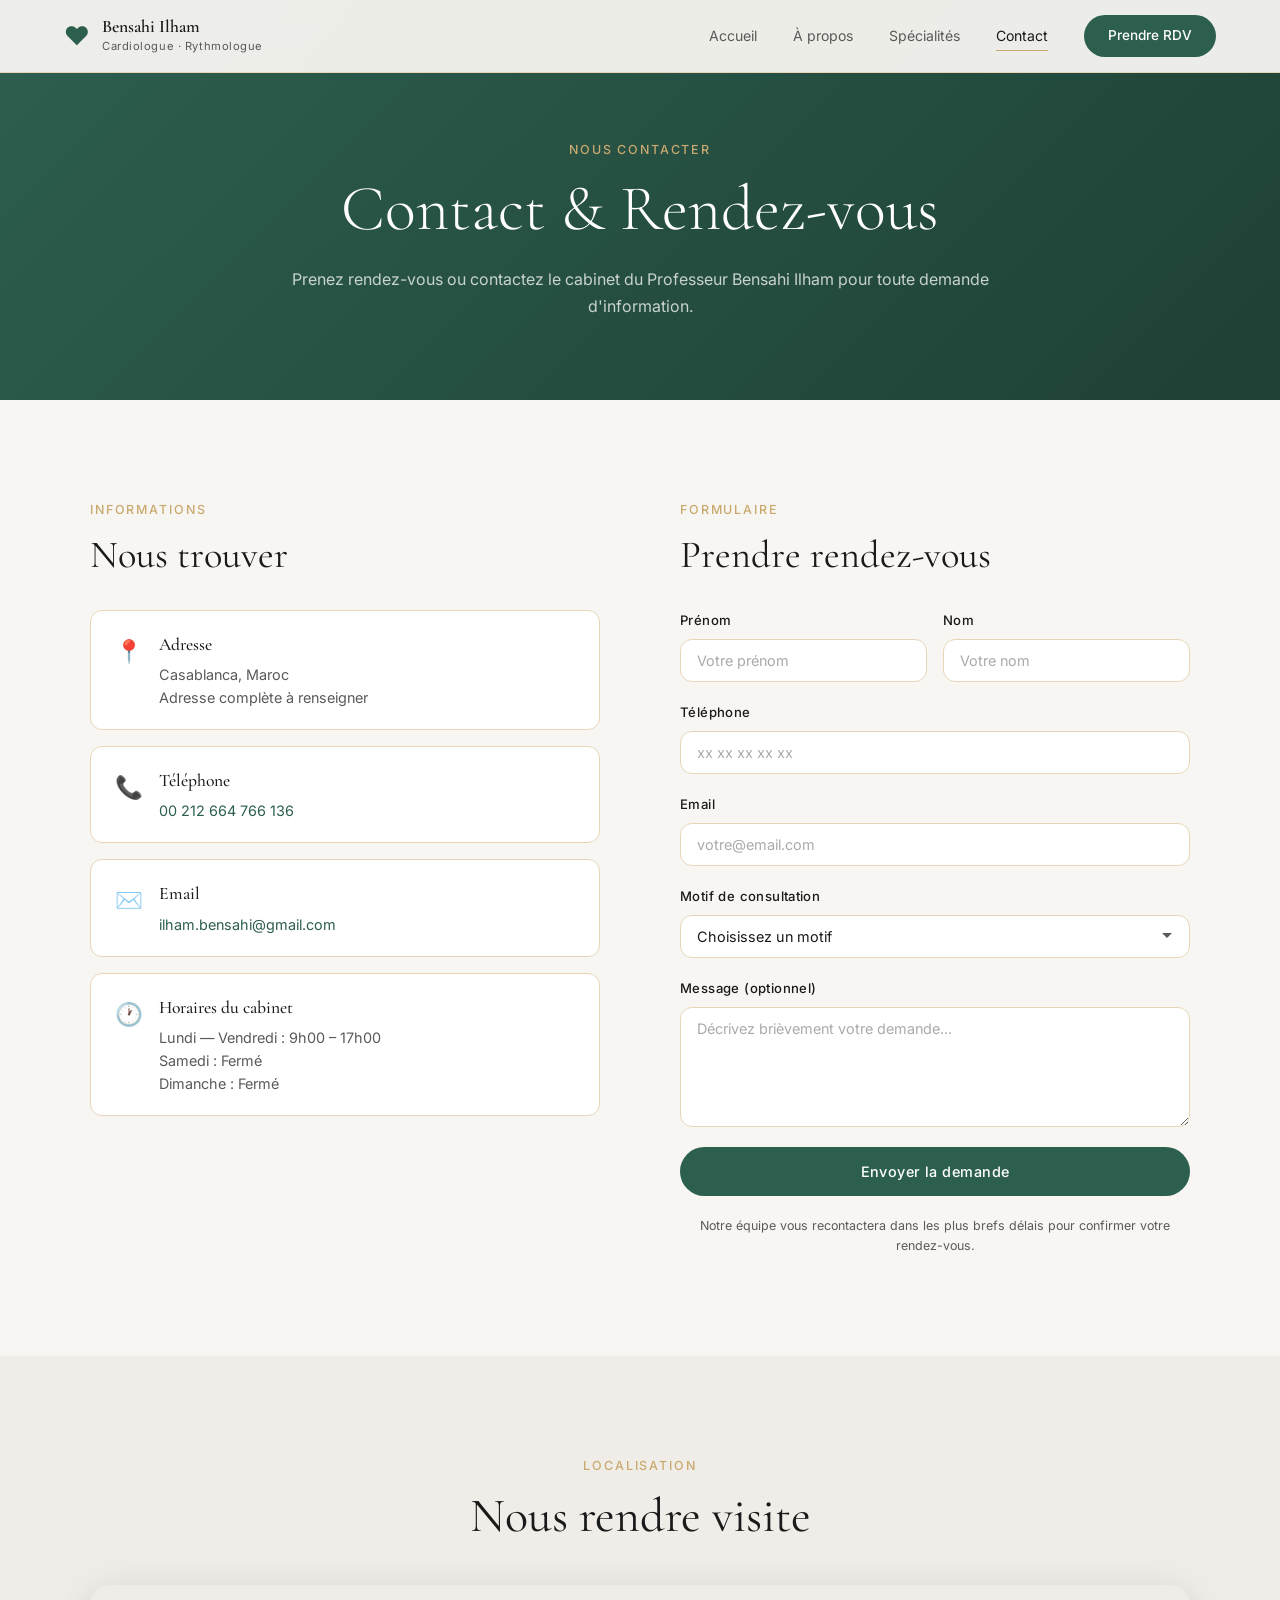
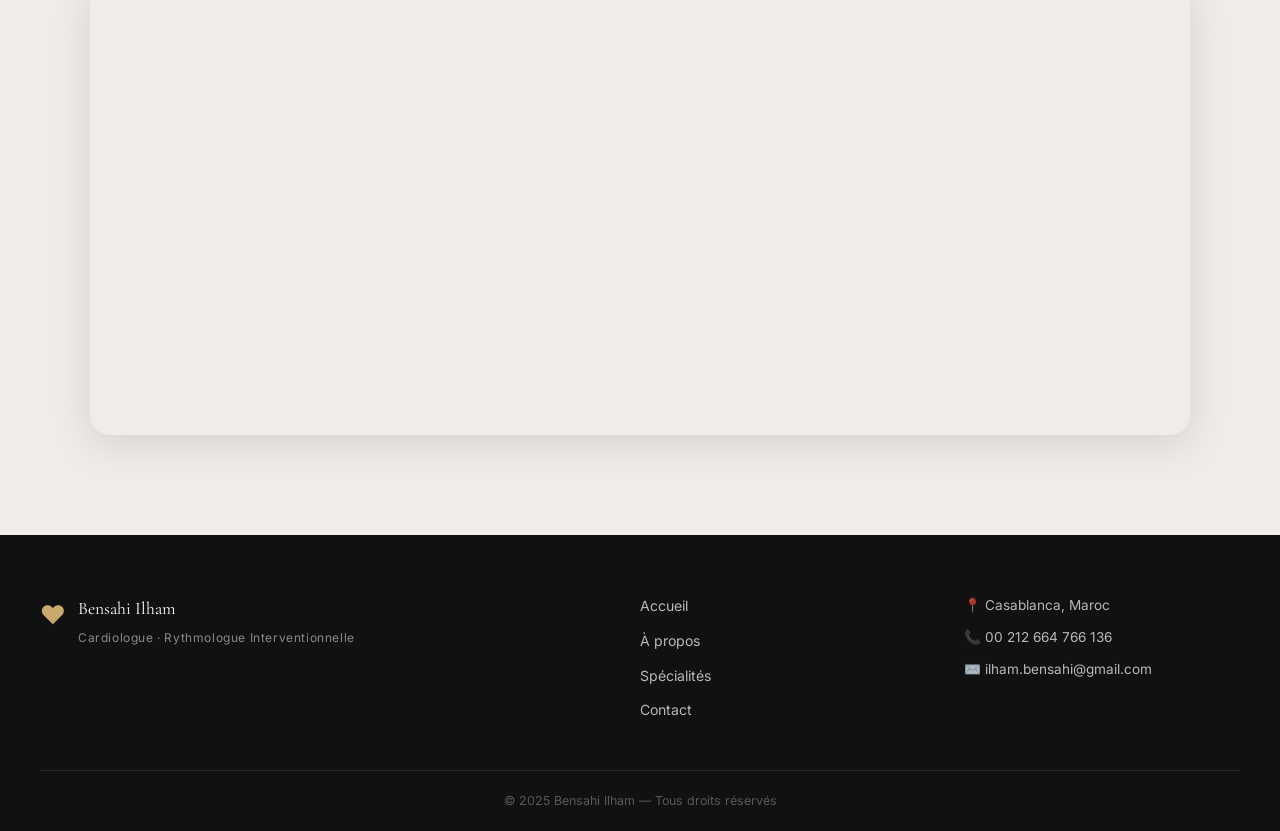
<file: contact.html>
<!DOCTYPE html>
<html lang="fr">
<head>
    <meta charset="UTF-8">
    <meta name="viewport" content="width=device-width, initial-scale=1.0">
    <title>Contact — Bensahi Ilham</title>
    <link rel="stylesheet" href="style.css">
    <link rel="stylesheet" href="contact.css">
    <link href="https://fonts.googleapis.com/css2?family=Cormorant+Garamond:wght@300;400;500;600&family=Inter:wght@300;400;500&display=swap" rel="stylesheet">
</head>
<body>

    <header class="header" id="header">
        <div class="nav-container">
            <div class="logo">
                <span class="logo-icon">♥</span>
                <div class="logo-text">
                    <span class="logo-title">Bensahi Ilham</span>
                    <span class="logo-subtitle">Cardiologue · Rythmologue</span>
                </div>
            </div>
            <nav class="nav">
                <a href="index.html" class="nav-link">Accueil</a>
                <a href="a-propos.html" class="nav-link">À propos</a>
                <a href="specialites.html" class="nav-link">Spécialités</a>
                <a href="contact.html" class="nav-link active">Contact</a>
                <a href="contact.html" class="nav-btn">Prendre RDV</a>
            </nav>
            <button class="burger" id="burger" aria-label="Menu">
                <span></span><span></span><span></span>
            </button>
        </div>
        <div class="mobile-menu" id="mobileMenu">
            <a href="index.html" class="mobile-link">Accueil</a>
            <a href="a-propos.html" class="mobile-link">À propos</a>
            <a href="specialites.html" class="mobile-link">Spécialités</a>
            <a href="contact.html" class="mobile-link">Contact</a>
            <a href="contact.html" class="mobile-link mobile-rdv">Prendre RDV</a>
        </div>
    </header>


    <section class="page-hero">
        <div class="page-hero-content">
            <p class="section-eyebrow">Nous contacter</p>
            <h1 class="page-hero-title">Contact & Rendez-vous</h1>
            <p class="page-hero-desc">Prenez rendez-vous ou contactez le cabinet du Professeur Bensahi Ilham pour toute demande d'information.</p>
        </div>
    </section>


    <section class="contact-section">
        <div class="contact-container">


            <div class="contact-infos">
                <p class="section-eyebrow">Informations</p>
                <h2 class="contact-title">Nous trouver</h2>

                <div class="info-cards">
                    <div class="info-card">
                        <div class="info-icon">📍</div>
                        <div class="info-content">
                            <h3 class="info-label">Adresse</h3>
                            <p class="info-text">Casablanca, Maroc<br>Adresse complète à renseigner</p>
                        </div>
                    </div>
                    <div class="info-card">
                        <div class="info-icon">📞</div>
                        <div class="info-content">
                            <h3 class="info-label">Téléphone</h3>
                            <p class="info-text"><a href="tel:00212664766136">00 212 664 766 136</a></p>
                        </div>
                    </div>
                    <div class="info-card">
                        <div class="info-icon">✉️</div>
                        <div class="info-content">
                            <h3 class="info-label">Email</h3>
                            <p class="info-text"><a href="mailto:ilham.bensahi@gmail.com">ilham.bensahi@gmail.com</a></p>
                        </div>
                    </div>
                    <div class="info-card">
                        <div class="info-icon">🕐</div>
                        <div class="info-content">
                            <h3 class="info-label">Horaires du cabinet</h3>
                            <p class="info-text">
                                Lundi — Vendredi : 9h00 – 17h00<br>
                                Samedi : Fermé<br>
                                Dimanche : Fermé
                            </p>
                        </div>
                    </div>
                </div>
            </div>
            
            <div class="contact-form-wrap">
                <p class="section-eyebrow">Formulaire</p>
                <h2 class="contact-title">Prendre rendez-vous</h2>
                <form class="contact-form" id="contactForm" action="mail.php" method="POST">
                    <div class="form-row">
                        <div class="form-group">
                            <label for="prenom">Prénom</label>
                            <input type="text" id="prenom" name="prenom" placeholder="Votre prénom" required>
                        </div>
                        <div class="form-group">
                            <label for="nom">Nom</label>
                            <input type="text" id="nom" name="nom" placeholder="Votre nom" required>
                        </div>
                    </div>
                    <div class="form-group">
                        <label for="telephone">Téléphone</label>
                        <input type="tel" id="telephone" name="telephone" placeholder="xx xx xx xx xx" required>
                    </div>
                    <div class="form-group">
                        <label for="email">Email</label>
                        <input type="email" id="email" name="email" placeholder="votre@email.com">
                    </div>
                    <div class="form-group">
                        <label for="motif">Motif de consultation</label>
                        <select id="motif" name="motif" required>
                            <option value="" disabled selected>Choisissez un motif</option>
                            <option value="cardiologie">Cardiologie générale</option>
                            <option value="rythmologie">Rythmologie</option>
                            <option value="interventionnel">Rythmologie interventionnelle</option>
                            <option value="suivi">Suivi cardiologique</option>
                            <option value="autre">Autre</option>
                        </select>
                    </div>
                    <div class="form-group">
                        <label for="message">Message (optionnel)</label>
                        <textarea id="message" name="message" rows="4" placeholder="Décrivez brièvement votre demande..."></textarea>
                    </div>
                    <button type="submit" class="btn-submit">Envoyer la demande</button>
                    <p class="form-note">Notre équipe vous recontactera dans les plus brefs délais pour confirmer votre rendez-vous.</p>
                </form>
            </div>
            
        </div>
    </section>


    <section class="carte-section">
        <div class="section-header">
            <p class="section-eyebrow">Localisation</p>
            <h2 class="section-title">Nous rendre visite</h2>
        </div>
        <div class="carte-container">
            <iframe
                src="https://www.google.com/maps/embed?pb=!1m18!1m12!1m3!1d3323.7!2d-7.6755824!3d33.5501543!2m3!1f0!2f0!3f0!3m2!1i1024!2i768!4f13.1!3m3!1m2!1s0xda62dc6f3636a45%3A0x315c326ae7fc91bd!2sProfesseur%20Ilham%20Bensahi%20Rythmologue%20Interventionnel%20Cardiologue!5e0!3m2!1sfr!2sma!4v1234567890"
                width="100%"
                height="450"
                style="border:0;"
                allowfullscreen=""
                loading="lazy"
                referrerpolicy="no-referrer-when-downgrade"
                title="Cabinet Pr Bensahi Ilham">
            </iframe>
        </div>
    </section>


    <footer class="footer">
        <div class="footer-container">
            <div class="footer-brand">
                <span class="logo-icon">♥</span>
                <div>
                    <span class="footer-title">Bensahi Ilham</span>
                    <span class="footer-subtitle">Cardiologue · Rythmologue Interventionnelle</span>
                </div>
            </div>
            <div class="footer-links">
                <a href="index.html">Accueil</a>
                <a href="a-propos.html">À propos</a>
                <a href="specialites.html">Spécialités</a>
                <a href="contact.html">Contact</a>
            </div>
            <div class="footer-contact">
                <p>📍 Casablanca, Maroc</p>
                <p>📞 00 212 664 766 136</p>
                <p>✉️ ilham.bensahi@gmail.com</p>
            </div>
        </div>
        <div class="footer-bottom">
            <p>© 2025 Bensahi Ilham — Tous droits réservés</p>
        </div>
    </footer>

    <script src="script.js"></script>

    <script>
    const params = new URLSearchParams(window.location.search);
    if (params.get("status") === "succes") {
        alert("Votre demande a bien été envoyée. Nous vous recontacterons rapidement.");
    }
    if (params.get("status") === "erreur") {
        alert("Une erreur est survenue. Veuillez nous contacter par téléphone.");
    }
    </script>

</body>
</html>
</file>
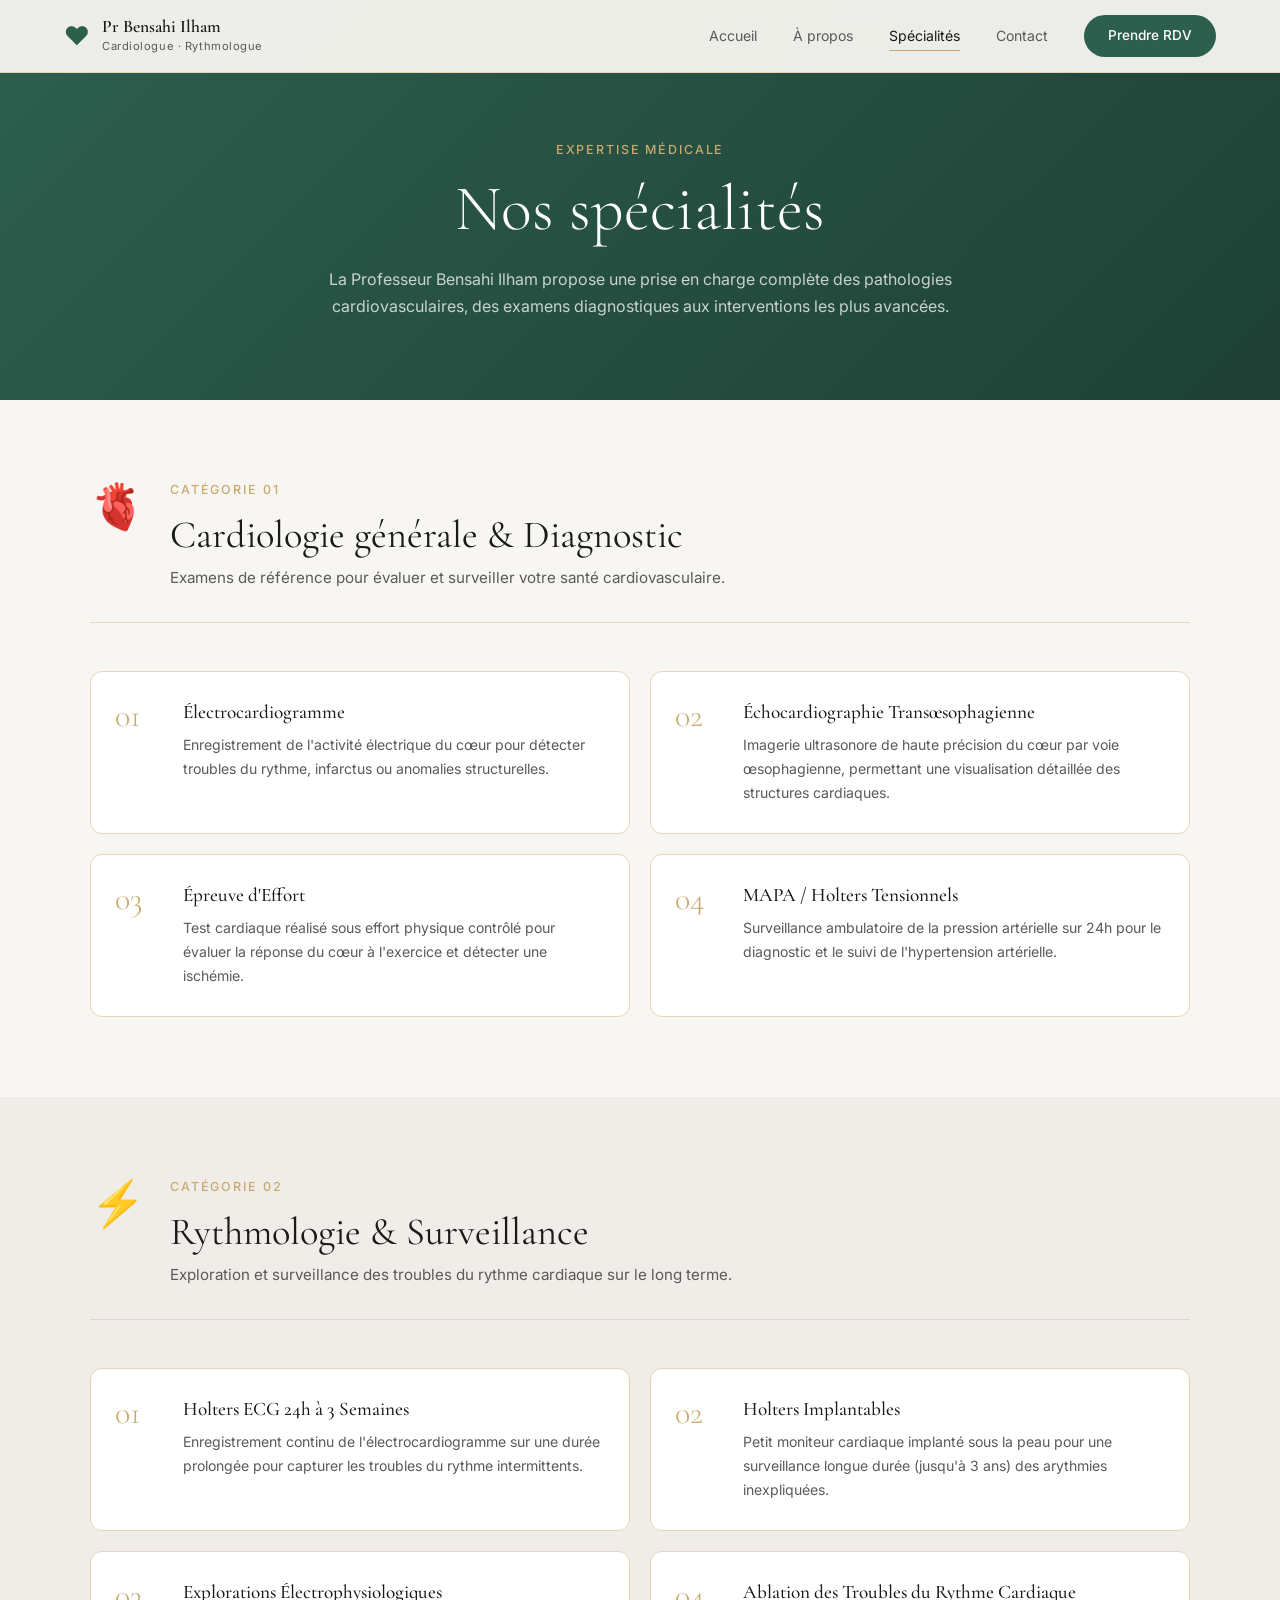
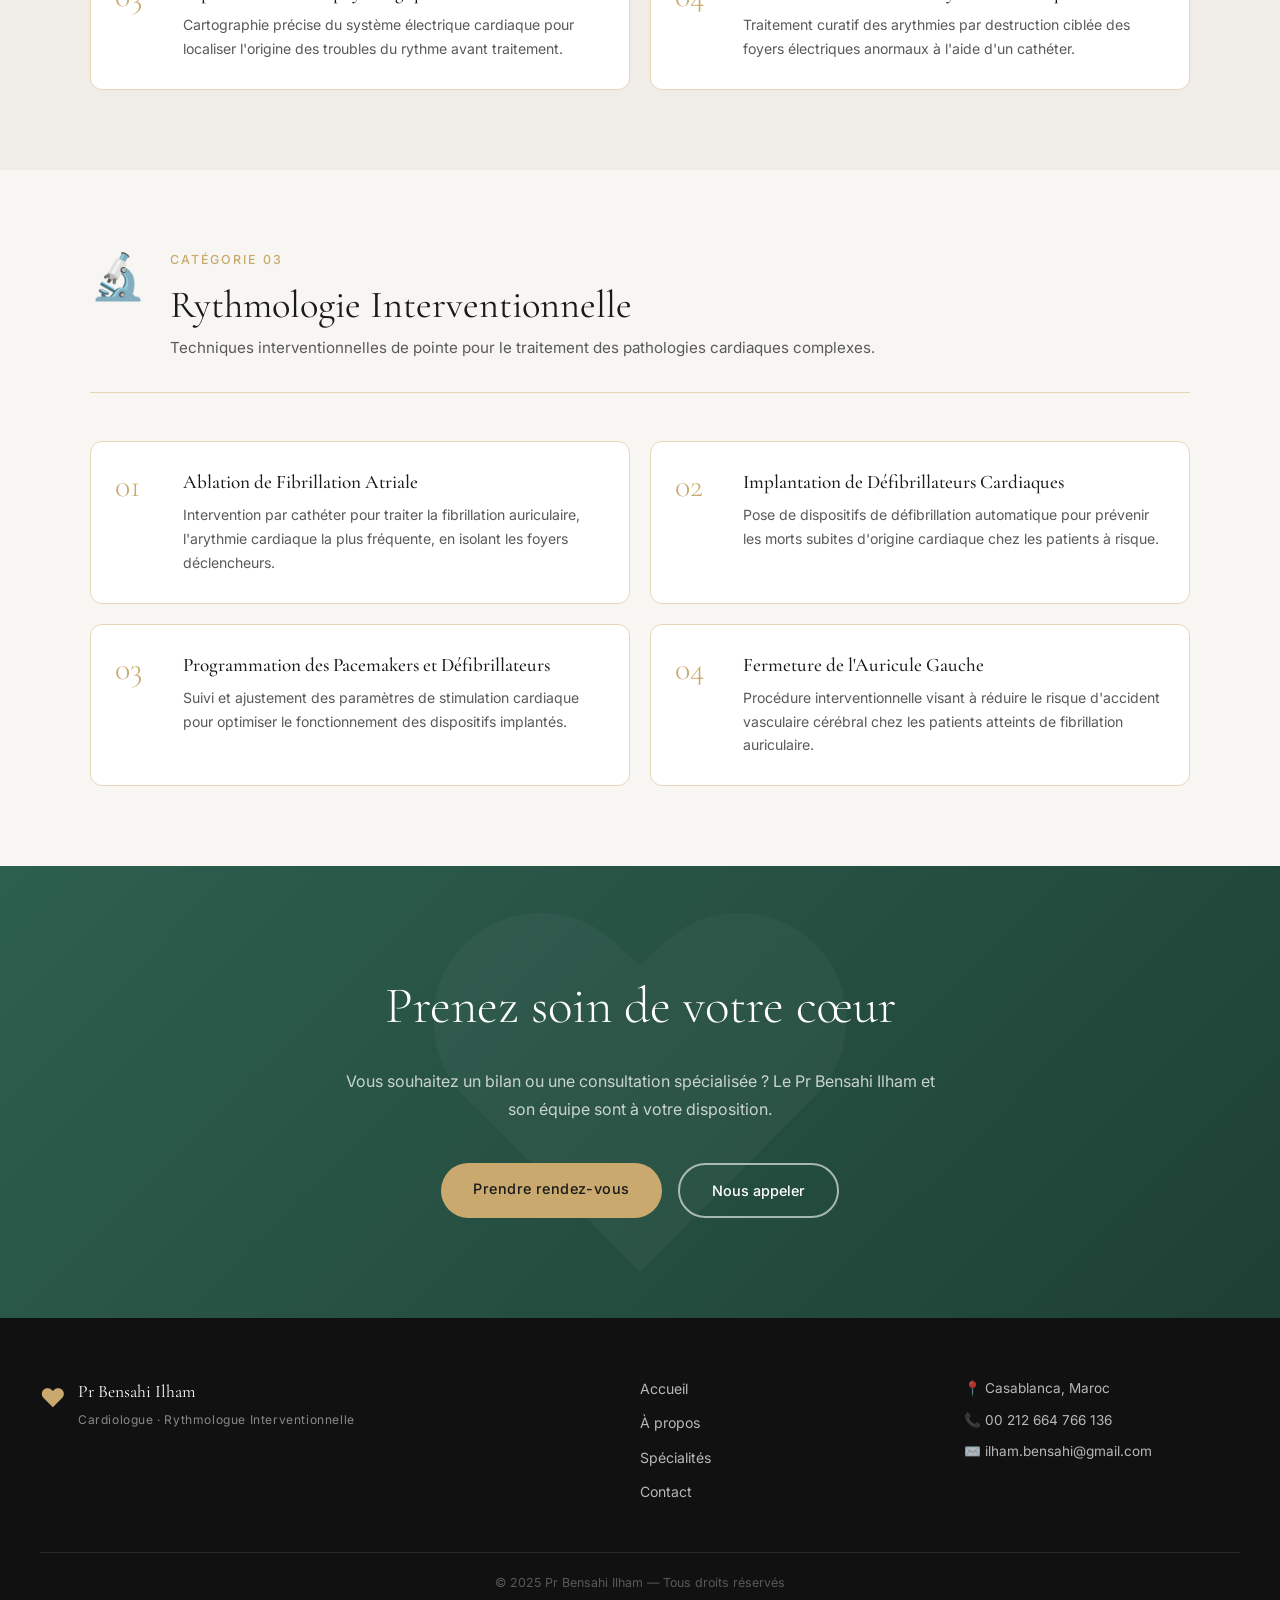
<file: specialites.html>
<!DOCTYPE html>
<html lang="fr">
<head>
    <meta charset="UTF-8">
    <meta name="viewport" content="width=device-width, initial-scale=1.0">
    <title>Spécialités — Pr Bensahi Ilham</title>
    <link rel="stylesheet" href="style.css">
    <link rel="stylesheet" href="specialites.css">
    <link href="https://fonts.googleapis.com/css2?family=Cormorant+Garamond:wght@300;400;500;600&family=Inter:wght@300;400;500&display=swap" rel="stylesheet">
</head>
<body>

    <header class="header" id="header">
        <div class="nav-container">
            <div class="logo">
                <span class="logo-icon">♥</span>
                <div class="logo-text">
                    <span class="logo-title">Pr Bensahi Ilham</span>
                    <span class="logo-subtitle">Cardiologue · Rythmologue</span>
                </div>
            </div>
            <nav class="nav">
                <a href="index.html" class="nav-link">Accueil</a>
                <a href="a-propos.html" class="nav-link">À propos</a>
                <a href="specialites.html" class="nav-link active">Spécialités</a>
                <a href="contact.html" class="nav-link">Contact</a>
                <a href="contact.html" class="nav-btn">Prendre RDV</a>
            </nav>
            <button class="burger" id="burger" aria-label="Menu">
                <span></span><span></span><span></span>
            </button>
        </div>
        <div class="mobile-menu" id="mobileMenu">
            <a href="index.html" class="mobile-link">Accueil</a>
            <a href="a-propos.html" class="mobile-link">À propos</a>
            <a href="specialites.html" class="mobile-link">Spécialités</a>
            <a href="contact.html" class="mobile-link">Contact</a>
            <a href="contact.html" class="mobile-link mobile-rdv">Prendre RDV</a>
        </div>
    </header>

    <!-- PAGE HERO -->
    <section class="page-hero">
        <div class="page-hero-content">
            <p class="section-eyebrow">Expertise médicale</p>
            <h1 class="page-hero-title">Nos spécialités</h1>
            <p class="page-hero-desc">La Professeur Bensahi Ilham propose une prise en charge complète des pathologies cardiovasculaires, des examens diagnostiques aux interventions les plus avancées.</p>
        </div>
    </section>

    <section class="categorie">
        <div class="categorie-container">
            <div class="categorie-header">
                <div class="categorie-icon">🫀</div>
                <div>
                    <p class="section-eyebrow">Catégorie 01</p>
                    <h2 class="categorie-title">Cardiologie générale & Diagnostic</h2>
                    <p class="categorie-desc">Examens de référence pour évaluer et surveiller votre santé cardiovasculaire.</p>
                </div>
            </div>
            <div class="services-grid">
                <div class="service-card">
                    <div class="service-num">01</div>
                    <div class="service-content">
                        <h3 class="service-title">Électrocardiogramme</h3>
                        <p class="service-text">Enregistrement de l'activité électrique du cœur pour détecter troubles du rythme, infarctus ou anomalies structurelles.</p>
                    </div>
                </div>
                <div class="service-card">
                    <div class="service-num">02</div>
                    <div class="service-content">
                        <h3 class="service-title">Échocardiographie Transœsophagienne</h3>
                        <p class="service-text">Imagerie ultrasonore de haute précision du cœur par voie œsophagienne, permettant une visualisation détaillée des structures cardiaques.</p>
                    </div>
                </div>
                <div class="service-card">
                    <div class="service-num">03</div>
                    <div class="service-content">
                        <h3 class="service-title">Épreuve d'Effort</h3>
                        <p class="service-text">Test cardiaque réalisé sous effort physique contrôlé pour évaluer la réponse du cœur à l'exercice et détecter une ischémie.</p>
                    </div>
                </div>
                <div class="service-card">
                    <div class="service-num">04</div>
                    <div class="service-content">
                        <h3 class="service-title">MAPA / Holters Tensionnels</h3>
                        <p class="service-text">Surveillance ambulatoire de la pression artérielle sur 24h pour le diagnostic et le suivi de l'hypertension artérielle.</p>
                    </div>
                </div>
            </div>
        </div>
    </section>

    <section class="categorie categorie-alt">
        <div class="categorie-container">
            <div class="categorie-header">
                <div class="categorie-icon">⚡</div>
                <div>
                    <p class="section-eyebrow">Catégorie 02</p>
                    <h2 class="categorie-title">Rythmologie & Surveillance</h2>
                    <p class="categorie-desc">Exploration et surveillance des troubles du rythme cardiaque sur le long terme.</p>
                </div>
            </div>
            <div class="services-grid">
                <div class="service-card">
                    <div class="service-num">01</div>
                    <div class="service-content">
                        <h3 class="service-title">Holters ECG 24h à 3 Semaines</h3>
                        <p class="service-text">Enregistrement continu de l'électrocardiogramme sur une durée prolongée pour capturer les troubles du rythme intermittents.</p>
                    </div>
                </div>
                <div class="service-card">
                    <div class="service-num">02</div>
                    <div class="service-content">
                        <h3 class="service-title">Holters Implantables</h3>
                        <p class="service-text">Petit moniteur cardiaque implanté sous la peau pour une surveillance longue durée (jusqu'à 3 ans) des arythmies inexpliquées.</p>
                    </div>
                </div>
                <div class="service-card">
                    <div class="service-num">03</div>
                    <div class="service-content">
                        <h3 class="service-title">Explorations Électrophysiologiques</h3>
                        <p class="service-text">Cartographie précise du système électrique cardiaque pour localiser l'origine des troubles du rythme avant traitement.</p>
                    </div>
                </div>
                <div class="service-card">
                    <div class="service-num">04</div>
                    <div class="service-content">
                        <h3 class="service-title">Ablation des Troubles du Rythme Cardiaque</h3>
                        <p class="service-text">Traitement curatif des arythmies par destruction ciblée des foyers électriques anormaux à l'aide d'un cathéter.</p>
                    </div>
                </div>
            </div>
        </div>
    </section>

    <section class="categorie">
        <div class="categorie-container">
            <div class="categorie-header">
                <div class="categorie-icon">🔬</div>
                <div>
                    <p class="section-eyebrow">Catégorie 03</p>
                    <h2 class="categorie-title">Rythmologie Interventionnelle</h2>
                    <p class="categorie-desc">Techniques interventionnelles de pointe pour le traitement des pathologies cardiaques complexes.</p>
                </div>
            </div>
            <div class="services-grid">
                <div class="service-card">
                    <div class="service-num">01</div>
                    <div class="service-content">
                        <h3 class="service-title">Ablation de Fibrillation Atriale</h3>
                        <p class="service-text">Intervention par cathéter pour traiter la fibrillation auriculaire, l'arythmie cardiaque la plus fréquente, en isolant les foyers déclencheurs.</p>
                    </div>
                </div>
                <div class="service-card">
                    <div class="service-num">02</div>
                    <div class="service-content">
                        <h3 class="service-title">Implantation de Défibrillateurs Cardiaques</h3>
                        <p class="service-text">Pose de dispositifs de défibrillation automatique pour prévenir les morts subites d'origine cardiaque chez les patients à risque.</p>
                    </div>
                </div>
                <div class="service-card">
                    <div class="service-num">03</div>
                    <div class="service-content">
                        <h3 class="service-title">Programmation des Pacemakers et Défibrillateurs</h3>
                        <p class="service-text">Suivi et ajustement des paramètres de stimulation cardiaque pour optimiser le fonctionnement des dispositifs implantés.</p>
                    </div>
                </div>
                <div class="service-card">
                    <div class="service-num">04</div>
                    <div class="service-content">
                        <h3 class="service-title">Fermeture de l'Auricule Gauche</h3>
                        <p class="service-text">Procédure interventionnelle visant à réduire le risque d'accident vasculaire cérébral chez les patients atteints de fibrillation auriculaire.</p>
                    </div>
                </div>
            </div>
        </div>
    </section>

    <!-- CTA -->
    <section class="cta-section">
        <div class="cta-content">
            <h2 class="cta-title">Prenez soin de votre cœur</h2>
            <p class="cta-text">Vous souhaitez un bilan ou une consultation spécialisée ? Le Pr Bensahi Ilham et son équipe sont à votre disposition.</p>
            <div class="cta-actions">
                <a href="contact.html" class="btn-primary">Prendre rendez-vous</a>
                <a href="tel:00 212 664 766 136" class="btn-outline">Nous appeler</a>
            </div>
        </div>
    </section>

    <footer class="footer">
        <div class="footer-container">
            <div class="footer-brand">
                <span class="logo-icon">♥</span>
                <div>
                    <span class="footer-title">Pr Bensahi Ilham</span>
                    <span class="footer-subtitle">Cardiologue · Rythmologue Interventionnelle</span>
                </div>
            </div>
            <div class="footer-links">
                <a href="index.html">Accueil</a>
                <a href="a-propos.html">À propos</a>
                <a href="specialites.html">Spécialités</a>
                <a href="contact.html">Contact</a>
            </div>
            <div class="footer-contact">
                <p>📍 Casablanca, Maroc</p>
                <p>📞 00 212 664 766 136</p>
                <p>✉️ ilham.bensahi@gmail.com</p>
            </div>
        </div>
        <div class="footer-bottom">
            <p>© 2025 Pr Bensahi Ilham — Tous droits réservés</p>
        </div>
    </footer>

    <script src="script.js"></script>
</body>
</html>
</file>
<file: style.css>
:root {
    --blanc: #F8F6F2;
    --vert: #2D5F4F;
    --vert-clair: #3D7A66;
    --or: #C9A96E;
    --or-clair: #E8D5B7;
    --bois: #D4B896;
    --texte: #1A1A1A;
    --texte-doux: #5A5A5A;
    --gris-placeholder: #D0CECA;
    --blanc-pur: #FFFFFF;

    --font-display: 'Cormorant Garamond', Georgia, serif;
    --font-body: 'Inter', sans-serif;

    --radius: 12px;
    --radius-lg: 20px;
    --shadow: 0 4px 24px rgba(0,0,0,0.08);
    --shadow-lg: 0 8px 40px rgba(0,0,0,0.12);
    --transition: 0.3s ease;
}

*, *::before, *::after {
    margin: 0;
    padding: 0;
    box-sizing: border-box;
}

html { scroll-behavior: smooth; }

body {
    font-family: var(--font-body);
    background-color: var(--blanc);
    color: var(--texte);
    line-height: 1.6;
}

a { text-decoration: none; color: inherit; }
img { max-width: 100%; display: block; }


.img-placeholder {
    background-color: var(--gris-placeholder);
    display: flex;
    flex-direction: column;
    align-items: center;
    justify-content: center;
    gap: 10px;
    color: #888;
    font-size: 0.85rem;
    border-radius: var(--radius);
    border: 2px dashed #bbb;
}
.placeholder-icon { font-size: 2rem; opacity: 0.5; }


.btn-primary {
    display: inline-block;
    background-color: var(--vert);
    color: var(--blanc-pur);
    padding: 14px 32px;
    border-radius: 50px;
    font-size: 0.9rem;
    font-weight: 500;
    letter-spacing: 0.03em;
    transition: background-color var(--transition), transform var(--transition);
}
.btn-primary:hover { background-color: var(--vert-clair); transform: translateY(-2px); }

.btn-secondary {
    display: inline-block;
    color: var(--vert);
    padding: 14px 32px;
    border-radius: 50px;
    font-size: 0.9rem;
    font-weight: 500;
    border: 2px solid var(--vert);
    transition: all var(--transition);
}
.btn-secondary:hover { background-color: var(--vert); color: var(--blanc-pur); transform: translateY(-2px); }

.btn-outline {
    display: inline-block;
    color: var(--blanc-pur);
    padding: 14px 32px;
    border-radius: 50px;
    font-size: 0.9rem;
    font-weight: 500;
    border: 2px solid rgba(255,255,255,0.6);
    transition: all var(--transition);
}
.btn-outline:hover { background-color: rgba(255,255,255,0.15); transform: translateY(-2px); }


.section-eyebrow {
    font-size: 0.78rem;
    font-weight: 500;
    letter-spacing: 0.15em;
    text-transform: uppercase;
    color: var(--or);
    margin-bottom: 12px;
}
.section-title {
    font-family: var(--font-display);
    font-size: clamp(2rem, 4vw, 3rem);
    font-weight: 400;
    color: var(--texte);
    line-height: 1.2;
}
.section-header { text-align: center; margin-bottom: 60px; }


.header {
    position: fixed; top: 0; left: 0; right: 0; z-index: 100;
    background-color: rgba(248, 246, 242, 0.95);
    backdrop-filter: blur(10px);
    border-bottom: 1px solid var(--or-clair);
    transition: box-shadow var(--transition);
}
.header.scrolled { box-shadow: var(--shadow); }
.nav-container {
    max-width: 1200px; margin: 0 auto; padding: 0 24px;
    height: 72px; display: flex; align-items: center; justify-content: space-between;
}
.logo { display: flex; align-items: center; gap: 12px; }
.logo-icon { font-size: 1.6rem; color: var(--vert); }
.logo-text { display: flex; flex-direction: column; }
.logo-title { font-family: var(--font-display); font-size: 1.1rem; font-weight: 600; color: var(--texte); line-height: 1.2; }
.logo-subtitle { font-size: 0.7rem; color: var(--texte-doux); letter-spacing: 0.05em; }
.nav { display: flex; align-items: center; gap: 36px; }
.nav-link { font-size: 0.88rem; color: var(--texte-doux); transition: color var(--transition); position: relative; }
.nav-link::after {
    content: ''; position: absolute; bottom: -4px; left: 0; right: 0;
    height: 1px; background-color: var(--or); transform: scaleX(0); transition: transform var(--transition);
}
.nav-link:hover, .nav-link.active { color: var(--texte); }
.nav-link:hover::after, .nav-link.active::after { transform: scaleX(1); }
.nav-btn {
    background-color: var(--vert); color: var(--blanc-pur);
    padding: 10px 24px; border-radius: 50px; font-size: 0.85rem; font-weight: 500;
    transition: background-color var(--transition);
}
.nav-btn:hover { background-color: var(--vert-clair); }
.burger { display: none; flex-direction: column; gap: 5px; background: none; border: none; cursor: pointer; padding: 4px; }
.burger span { display: block; width: 24px; height: 2px; background-color: var(--texte); border-radius: 2px; transition: all var(--transition); }
.mobile-menu { display: none; flex-direction: column; padding: 16px 24px 24px; border-top: 1px solid var(--or-clair); background-color: var(--blanc); }
.mobile-menu.open { display: flex; }
.mobile-link { padding: 14px 0; font-size: 1rem; color: var(--texte); border-bottom: 1px solid var(--or-clair); }
.mobile-rdv { margin-top: 16px; background-color: var(--vert); color: var(--blanc-pur) !important; text-align: center; padding: 14px !important; border-radius: 50px; border-bottom: none !important; }


.hero {
    min-height: 100vh; padding: 120px 24px 80px;
    max-width: 1200px; margin: 0 auto;
    display: grid; grid-template-columns: 1fr 1fr; align-items: center; gap: 60px;
}
.hero-eyebrow { font-size: 0.78rem; font-weight: 500; letter-spacing: 0.15em; text-transform: uppercase; color: var(--or); margin-bottom: 20px; }
.hero-title { font-family: var(--font-display); font-size: clamp(2.8rem, 5vw, 4.5rem); font-weight: 300; line-height: 1.1; color: var(--texte); margin-bottom: 24px; }
.hero-title em { font-style: italic; color: var(--vert); }
.hero-desc { font-size: 1rem; color: var(--texte-doux); line-height: 1.7; max-width: 480px; margin-bottom: 36px; }
.hero-actions { display: flex; gap: 16px; flex-wrap: wrap; }
.hero-visual { position: relative; }


.stats { background-color: var(--vert); padding: 48px 24px; }
.stats-container { max-width: 900px; margin: 0 auto; display: flex; align-items: center; justify-content: space-between; flex-wrap: wrap; gap: 32px; }
.stat-item { display: flex; flex-direction: column; align-items: center; text-align: center; flex: 1; min-width: 120px; }
.stat-number { font-family: var(--font-display); font-size: 3rem; font-weight: 300; color: var(--or); line-height: 1; }
.stat-label { font-size: 0.8rem; color: rgba(255,255,255,0.75); margin-top: 8px; letter-spacing: 0.05em; }
.stat-divider { width: 1px; height: 60px; background-color: rgba(255,255,255,0.2); }


.about-preview { max-width: 1200px; margin: 100px auto; padding: 0 24px; display: grid; grid-template-columns: 1fr 1fr; align-items: center; gap: 80px; }
.about-img { position: relative; }
.about-badge {
    position: absolute; bottom: -20px; right: -20px;
    background-color: var(--blanc-pur); border: 2px solid var(--or-clair);
    border-radius: var(--radius); padding: 16px 24px;
    display: flex; align-items: center; gap: 10px;
    box-shadow: var(--shadow); font-size: 0.85rem; font-weight: 500;
}
.badge-icon { font-size: 1.2rem; color: var(--vert); }
.about-content { display: flex; flex-direction: column; gap: 20px; }
.about-text { font-size: 0.98rem; color: var(--texte-doux); line-height: 1.8; }


.specialites-preview { background-color: #F0EDE8; padding: 100px 24px; }
.specialites-preview .section-header { max-width: 1200px; margin: 0 auto 60px; text-align: center; }
.cards-grid { max-width: 1200px; margin: 0 auto; display: grid; grid-template-columns: repeat(3, 1fr); gap: 28px; }
.card { background-color: var(--blanc-pur); border-radius: var(--radius-lg); padding: 40px 32px; display: flex; flex-direction: column; gap: 16px; transition: transform var(--transition), box-shadow var(--transition); border: 1px solid transparent; }
.card:hover { transform: translateY(-6px); box-shadow: var(--shadow-lg); }
.card-featured { background-color: var(--vert); color: var(--blanc-pur); }
.card-featured .card-text { color: rgba(255,255,255,0.8); }
.card-featured .card-link { color: var(--or); }
.card-icon { font-size: 2rem; }
.card-title { font-family: var(--font-display); font-size: 1.4rem; font-weight: 500; }
.card-text { font-size: 0.9rem; color: var(--texte-doux); line-height: 1.7; flex: 1; }
.card-link { font-size: 0.85rem; font-weight: 500; color: var(--vert); transition: color var(--transition); }
.card-link:hover { color: var(--or); }


.galerie { max-width: 1200px; margin: 100px auto; padding: 0 24px; }
.galerie-grid { display: grid; grid-template-columns: 2fr 1fr; grid-template-rows: 240px 240px; gap: 16px; }
.gal-main { grid-row: 1 / 3; border-radius: var(--radius-lg); }
.gal-small { border-radius: var(--radius); }


.cta-section { background: linear-gradient(135deg, var(--vert) 0%, #1E4035 100%); padding: 100px 24px; text-align: center; position: relative; overflow: hidden; }
.cta-section::before { content: '♥'; position: absolute; font-size: 30rem; color: rgba(255,255,255,0.03); top: 50%; left: 50%; transform: translate(-50%, -50%); pointer-events: none; }
.cta-content { position: relative; max-width: 600px; margin: 0 auto; }
.cta-title { font-family: var(--font-display); font-size: clamp(2rem, 4vw, 3.2rem); font-weight: 300; color: var(--blanc-pur); margin-bottom: 20px; }
.cta-text { font-size: 1rem; color: rgba(255,255,255,0.75); line-height: 1.7; margin-bottom: 40px; }
.cta-actions { display: flex; gap: 16px; justify-content: center; flex-wrap: wrap; }
.cta-section .btn-primary { background-color: var(--or); color: var(--texte); }
.cta-section .btn-primary:hover { background-color: var(--bois); }


.footer { background-color: #111; color: rgba(255,255,255,0.7); padding: 60px 24px 0; }
.footer-container { max-width: 1200px; margin: 0 auto; display: grid; grid-template-columns: 2fr 1fr 1fr; gap: 48px; padding-bottom: 48px; border-bottom: 1px solid rgba(255,255,255,0.1); }
.footer-brand { display: flex; align-items: flex-start; gap: 12px; }
.footer-brand .logo-icon { font-size: 1.6rem; color: var(--or); }
.footer-title { display: block; font-family: var(--font-display); font-size: 1.1rem; color: var(--blanc-pur); margin-bottom: 4px; }
.footer-subtitle { display: block; font-size: 0.75rem; color: rgba(255,255,255,0.5); letter-spacing: 0.05em; }
.footer-links { display: flex; flex-direction: column; gap: 12px; }
.footer-links a { font-size: 0.88rem; transition: color var(--transition); }
.footer-links a:hover { color: var(--or); }
.footer-contact { display: flex; flex-direction: column; gap: 10px; font-size: 0.85rem; }
.footer-bottom { max-width: 1200px; margin: 0 auto; padding: 20px 0; font-size: 0.78rem; text-align: center; color: rgba(255,255,255,0.3); }


.fade-in { opacity: 0; transform: translateY(24px); transition: opacity 0.6s ease, transform 0.6s ease; }
.fade-in.visible { opacity: 1; transform: translateY(0); }


.hero-img { width: 100%; height: 520px; object-fit: cover; border-radius: var(--radius-lg); }
.portrait-img { width: 100%; height: 560px; object-fit: cover; border-radius: var(--radius-lg); }
.gal-img { width: 100%; height: 100%; object-fit: cover; }


@media (max-width: 992px) {
    .hero { grid-template-columns: 1fr; min-height: auto; padding-top: 100px; text-align: center; }
    .hero-desc { max-width: 100%; }
    .hero-actions { justify-content: center; }
    .hero-img { height: 320px; }
    .about-preview { grid-template-columns: 1fr; gap: 60px; }
    .portrait-img { height: 360px; }
    .about-badge { right: 20px; }
    .cards-grid { grid-template-columns: 1fr; }
    .galerie-grid { grid-template-columns: 1fr; grid-template-rows: auto; }
    .gal-main { grid-row: auto; height: 280px; }
    .gal-small { height: 200px; }
    .footer-container { grid-template-columns: 1fr; gap: 32px; }
    .stat-divider { display: none; }
    .stats-container { justify-content: center; }
}

@media (max-width: 768px) {
    .nav { display: none; }
    .burger { display: flex; }
    .section-title { font-size: 2rem; }
}
</file>
<file: contact.css>
.page-hero {
    background: linear-gradient(135deg, var(--vert) 0%, #1E4035 100%);
    padding: 140px 24px 80px;
    text-align: center;
}

.page-hero-content {
    max-width: 700px;
    margin: 0 auto;
}

.page-hero .section-eyebrow {
    color: var(--or);
}

.page-hero-title {
    font-family: var(--font-display);
    font-size: clamp(2.5rem, 5vw, 4rem);
    font-weight: 300;
    color: var(--blanc-pur);
    margin-bottom: 20px;
    line-height: 1.15;
}

.page-hero-desc {
    font-size: 1rem;
    color: rgba(255,255,255,0.75);
    line-height: 1.7;
}


.contact-section {
    padding: 100px 24px;
    background-color: var(--blanc);
}

.contact-container {
    max-width: 1100px;
    margin: 0 auto;
    display: grid;
    grid-template-columns: 1fr 1fr;
    gap: 80px;
    align-items: flex-start;
}

.contact-title {
    font-family: var(--font-display);
    font-size: clamp(1.8rem, 3vw, 2.4rem);
    font-weight: 400;
    color: var(--texte);
    margin-bottom: 32px;
    line-height: 1.2;
}


.info-cards {
    display: flex;
    flex-direction: column;
    gap: 16px;
}

.info-card {
    display: flex;
    align-items: flex-start;
    gap: 16px;
    background-color: var(--blanc-pur);
    border: 1px solid var(--or-clair);
    border-radius: var(--radius);
    padding: 20px 24px;
    transition: transform var(--transition), box-shadow var(--transition);
}

.info-card:hover {
    transform: translateY(-3px);
    box-shadow: var(--shadow);
}

.info-icon {
    font-size: 1.4rem;
    flex-shrink: 0;
    margin-top: 2px;
}

.info-label {
    font-family: var(--font-display);
    font-size: 1.1rem;
    font-weight: 500;
    color: var(--texte);
    margin-bottom: 4px;
}

.info-text {
    font-size: 0.9rem;
    color: var(--texte-doux);
    line-height: 1.6;
}

.info-text a {
    color: var(--vert);
    transition: color var(--transition);
}

.info-text a:hover {
    color: var(--or);
}


.contact-form {
    display: flex;
    flex-direction: column;
    gap: 20px;
}

.form-row {
    display: grid;
    grid-template-columns: 1fr 1fr;
    gap: 16px;
}

.form-group {
    display: flex;
    flex-direction: column;
    gap: 8px;
}

.form-group label {
    font-size: 0.82rem;
    font-weight: 500;
    color: var(--texte);
    letter-spacing: 0.03em;
}

.form-group input,
.form-group select,
.form-group textarea {
    font-family: var(--font-body);
    font-size: 0.9rem;
    color: var(--texte);
    background-color: var(--blanc-pur);
    border: 1px solid var(--or-clair);
    border-radius: var(--radius);
    padding: 12px 16px;
    outline: none;
    transition: border-color var(--transition), box-shadow var(--transition);
    width: 100%;
}

.form-group input:focus,
.form-group select:focus,
.form-group textarea:focus {
    border-color: var(--vert);
    box-shadow: 0 0 0 3px rgba(45, 95, 79, 0.1);
}

.form-group input::placeholder,
.form-group textarea::placeholder {
    color: #aaa;
}

.form-group textarea {
    resize: vertical;
    min-height: 120px;
}

.form-group select {
    cursor: pointer;
    appearance: none;
    background-image: url("data:image/svg+xml,%3Csvg xmlns='http://www.w3.org/2000/svg' width='12' height='8' viewBox='0 0 12 8'%3E%3Cpath fill='%235A5A5A' d='M1 1l5 5 5-5'/%3E%3C/svg%3E");
    background-repeat: no-repeat;
    background-position: right 16px center;
    padding-right: 40px;
}

.btn-submit {
    background-color: var(--vert);
    color: var(--blanc-pur);
    padding: 16px 32px;
    border-radius: 50px;
    font-family: var(--font-body);
    font-size: 0.9rem;
    font-weight: 500;
    border: none;
    cursor: pointer;
    transition: background-color var(--transition), transform var(--transition);
    letter-spacing: 0.03em;
}

.btn-submit:hover {
    background-color: var(--vert-clair);
    transform: translateY(-2px);
}

.form-note {
    font-size: 0.78rem;
    color: var(--texte-doux);
    text-align: center;
    line-height: 1.6;
}


.carte-section {
    background-color: #F0EDE8;
    padding: 100px 24px;
}

.carte-section .section-header {
    max-width: 1100px;
    margin: 0 auto 40px;
    text-align: center;
}

.carte-container {
    max-width: 1100px;
    margin: 0 auto;
    border-radius: var(--radius-lg);
    overflow: hidden;
    box-shadow: var(--shadow-lg);
}

.carte-container iframe {
    display: block;
}


@media (max-width: 992px) {
    .contact-container {
        grid-template-columns: 1fr;
        gap: 60px;
    }
}

@media (max-width: 768px) {
    .page-hero {
        padding: 120px 24px 60px;
    }

    .form-row {
        grid-template-columns: 1fr;
    }
}
</file>
<file: specialites.css>
.page-hero {
    background: linear-gradient(135deg, var(--vert) 0%, #1E4035 100%);
    padding: 140px 24px 80px;
    text-align: center;
}

.page-hero-content {
    max-width: 700px;
    margin: 0 auto;
}

.page-hero .section-eyebrow {
    color: var(--or);
}

.page-hero-title {
    font-family: var(--font-display);
    font-size: clamp(2.5rem, 5vw, 4rem);
    font-weight: 300;
    color: var(--blanc-pur);
    margin-bottom: 20px;
    line-height: 1.15;
}

.page-hero-desc {
    font-size: 1rem;
    color: rgba(255,255,255,0.75);
    line-height: 1.7;
}


.categorie {
    padding: 80px 24px;
    background-color: var(--blanc);
}

.categorie-alt {
    background-color: #F0EDE8;
}

.categorie-container {
    max-width: 1100px;
    margin: 0 auto;
}

.categorie-header {
    display: flex;
    align-items: flex-start;
    gap: 24px;
    margin-bottom: 48px;
    padding-bottom: 32px;
    border-bottom: 1px solid var(--or-clair);
}

.categorie-icon {
    font-size: 2.8rem;
    line-height: 1;
    margin-top: 4px;
    flex-shrink: 0;
}

.categorie-title {
    font-family: var(--font-display);
    font-size: clamp(1.6rem, 3vw, 2.4rem);
    font-weight: 400;
    color: var(--texte);
    margin-bottom: 8px;
    line-height: 1.2;
}

.categorie-desc {
    font-size: 0.95rem;
    color: var(--texte-doux);
    line-height: 1.6;
}


.services-grid {
    display: grid;
    grid-template-columns: repeat(2, 1fr);
    gap: 20px;
}

.service-card {
    background-color: var(--blanc-pur);
    border-radius: var(--radius);
    padding: 28px 28px 28px 24px;
    display: flex;
    gap: 20px;
    align-items: flex-start;
    border: 1px solid var(--or-clair);
    transition: transform var(--transition), box-shadow var(--transition);
}

.categorie-alt .service-card {
    background-color: var(--blanc-pur);
}

.service-card:hover {
    transform: translateY(-4px);
    box-shadow: var(--shadow);
}

.service-num {
    font-family: var(--font-display);
    font-size: 2rem;
    font-weight: 300;
    color: var(--or);
    line-height: 1;
    flex-shrink: 0;
    width: 48px;
}

.service-content {
    flex: 1;
}

.service-title {
    font-family: var(--font-display);
    font-size: 1.2rem;
    font-weight: 500;
    color: var(--texte);
    margin-bottom: 8px;
    line-height: 1.3;
}

.service-text {
    font-size: 0.88rem;
    color: var(--texte-doux);
    line-height: 1.7;
}


@media (max-width: 768px) {
    .categorie-header {
        flex-direction: column;
        gap: 16px;
    }

    .services-grid {
        grid-template-columns: 1fr;
    }

    .service-card {
        padding: 24px 20px;
    }

    .page-hero {
        padding: 120px 24px 60px;
    }
}
</file>
